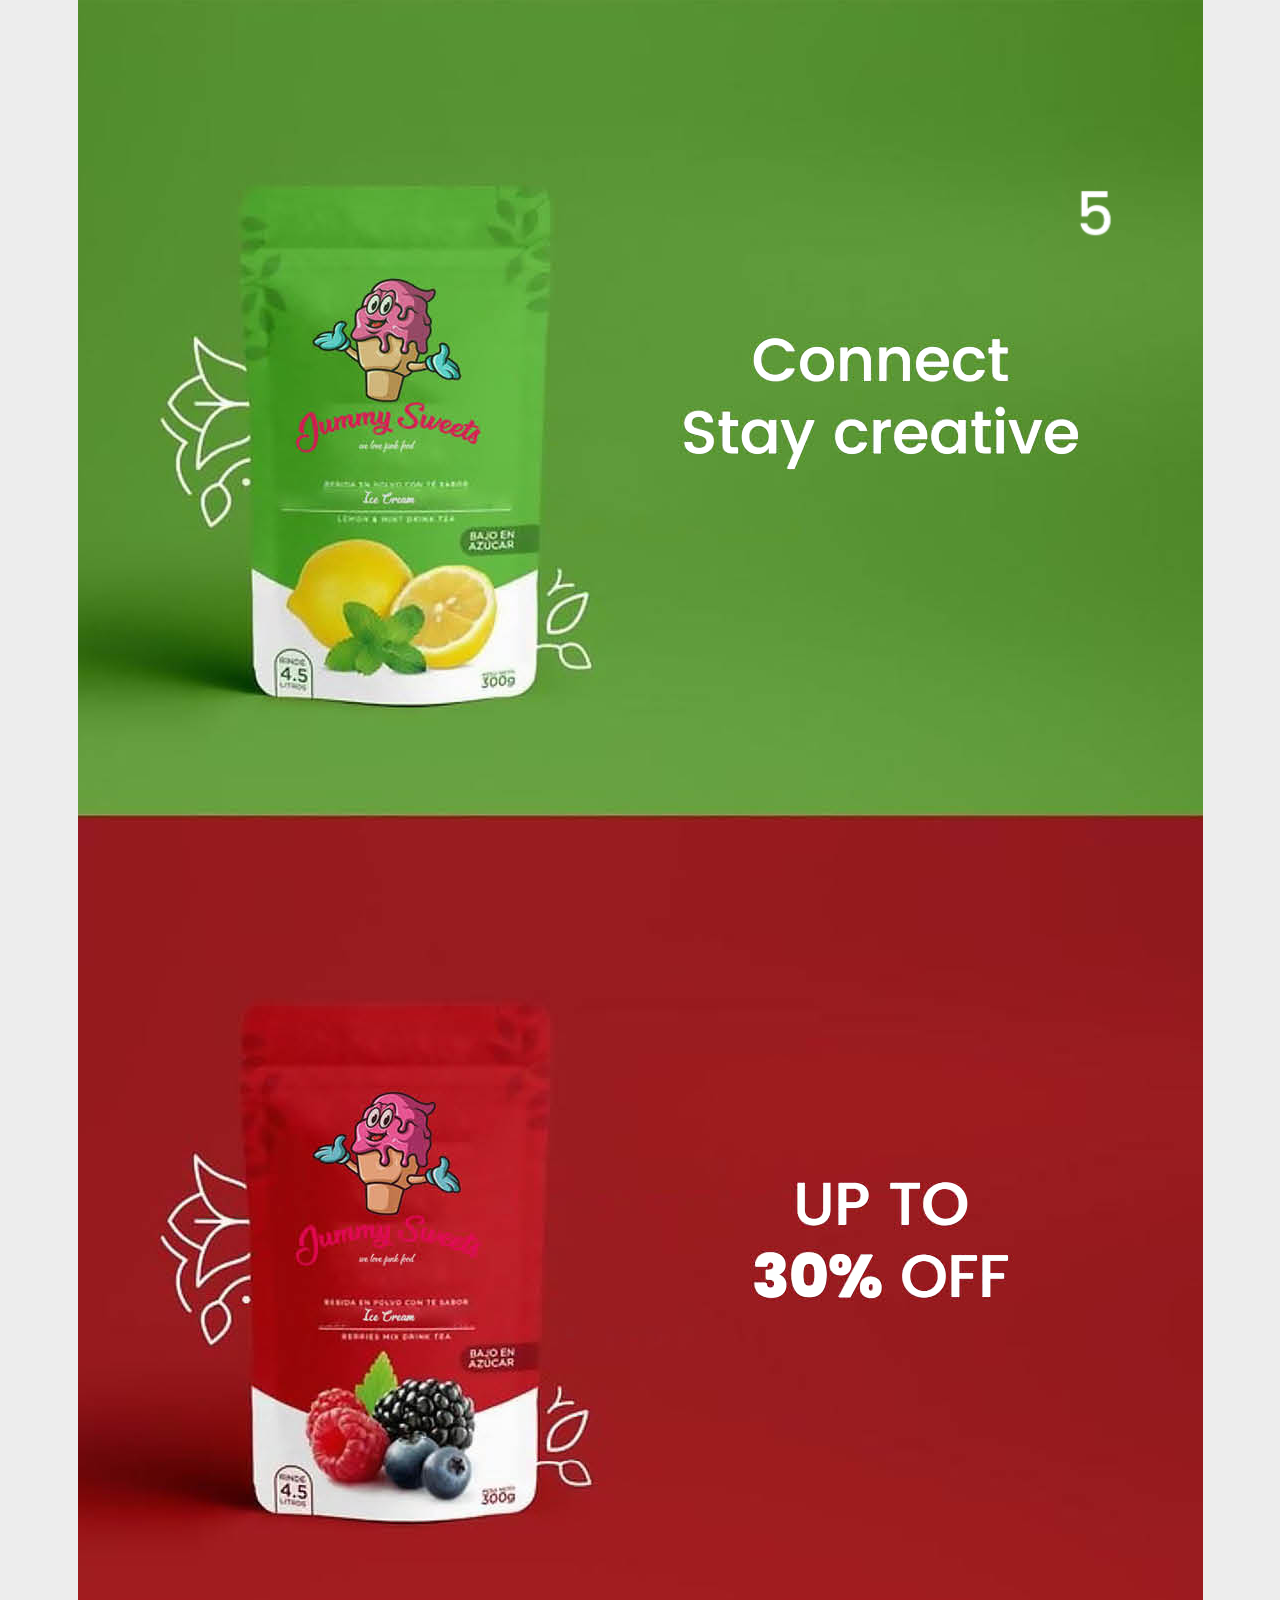
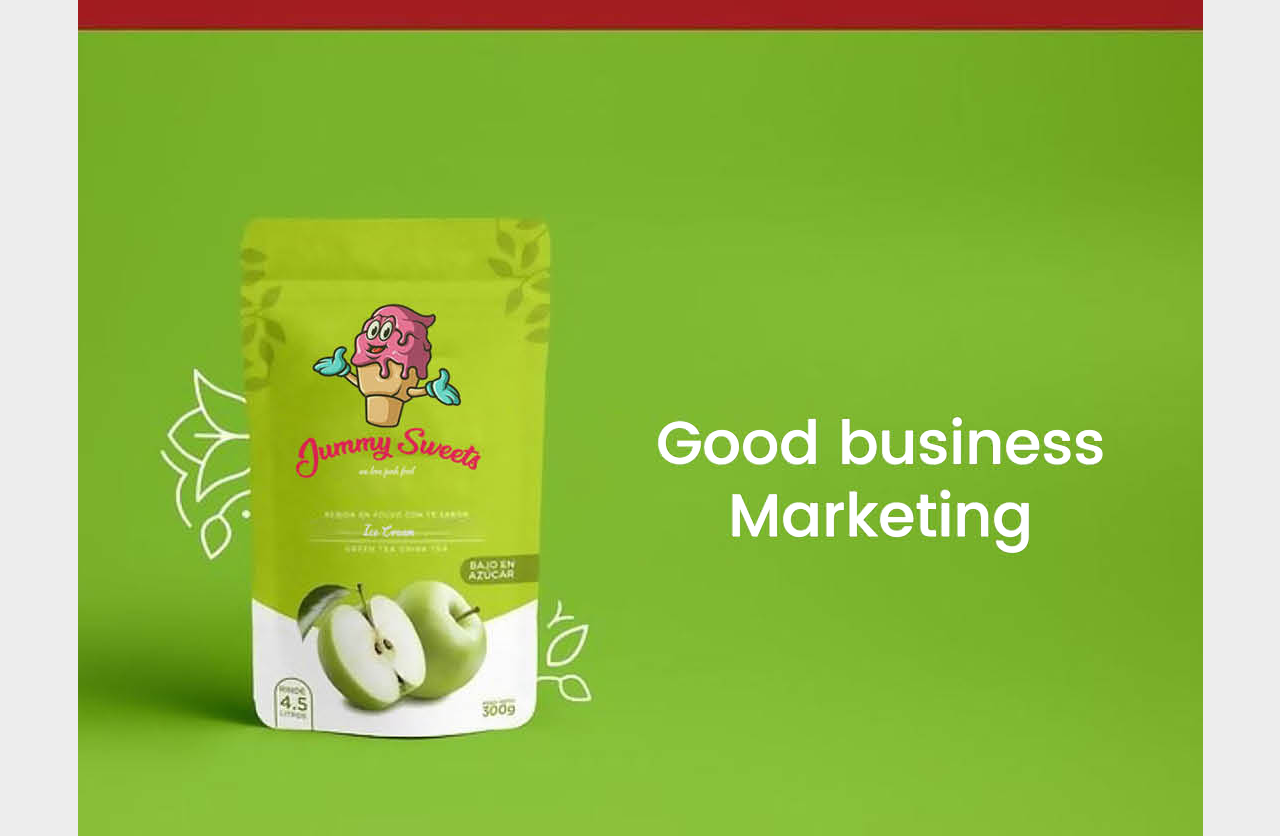
<file: index.html>
<!DOCTYPE html>
<html>
<head>
<meta charset="utf-8">
<meta http-equiv="refresh" content="0; url=0001.html" />
<title>downloads</title>
<meta name="viewport" content="width={$width},minimum-scale=.2">
</head>
<body>
</body>
</html>
</file>
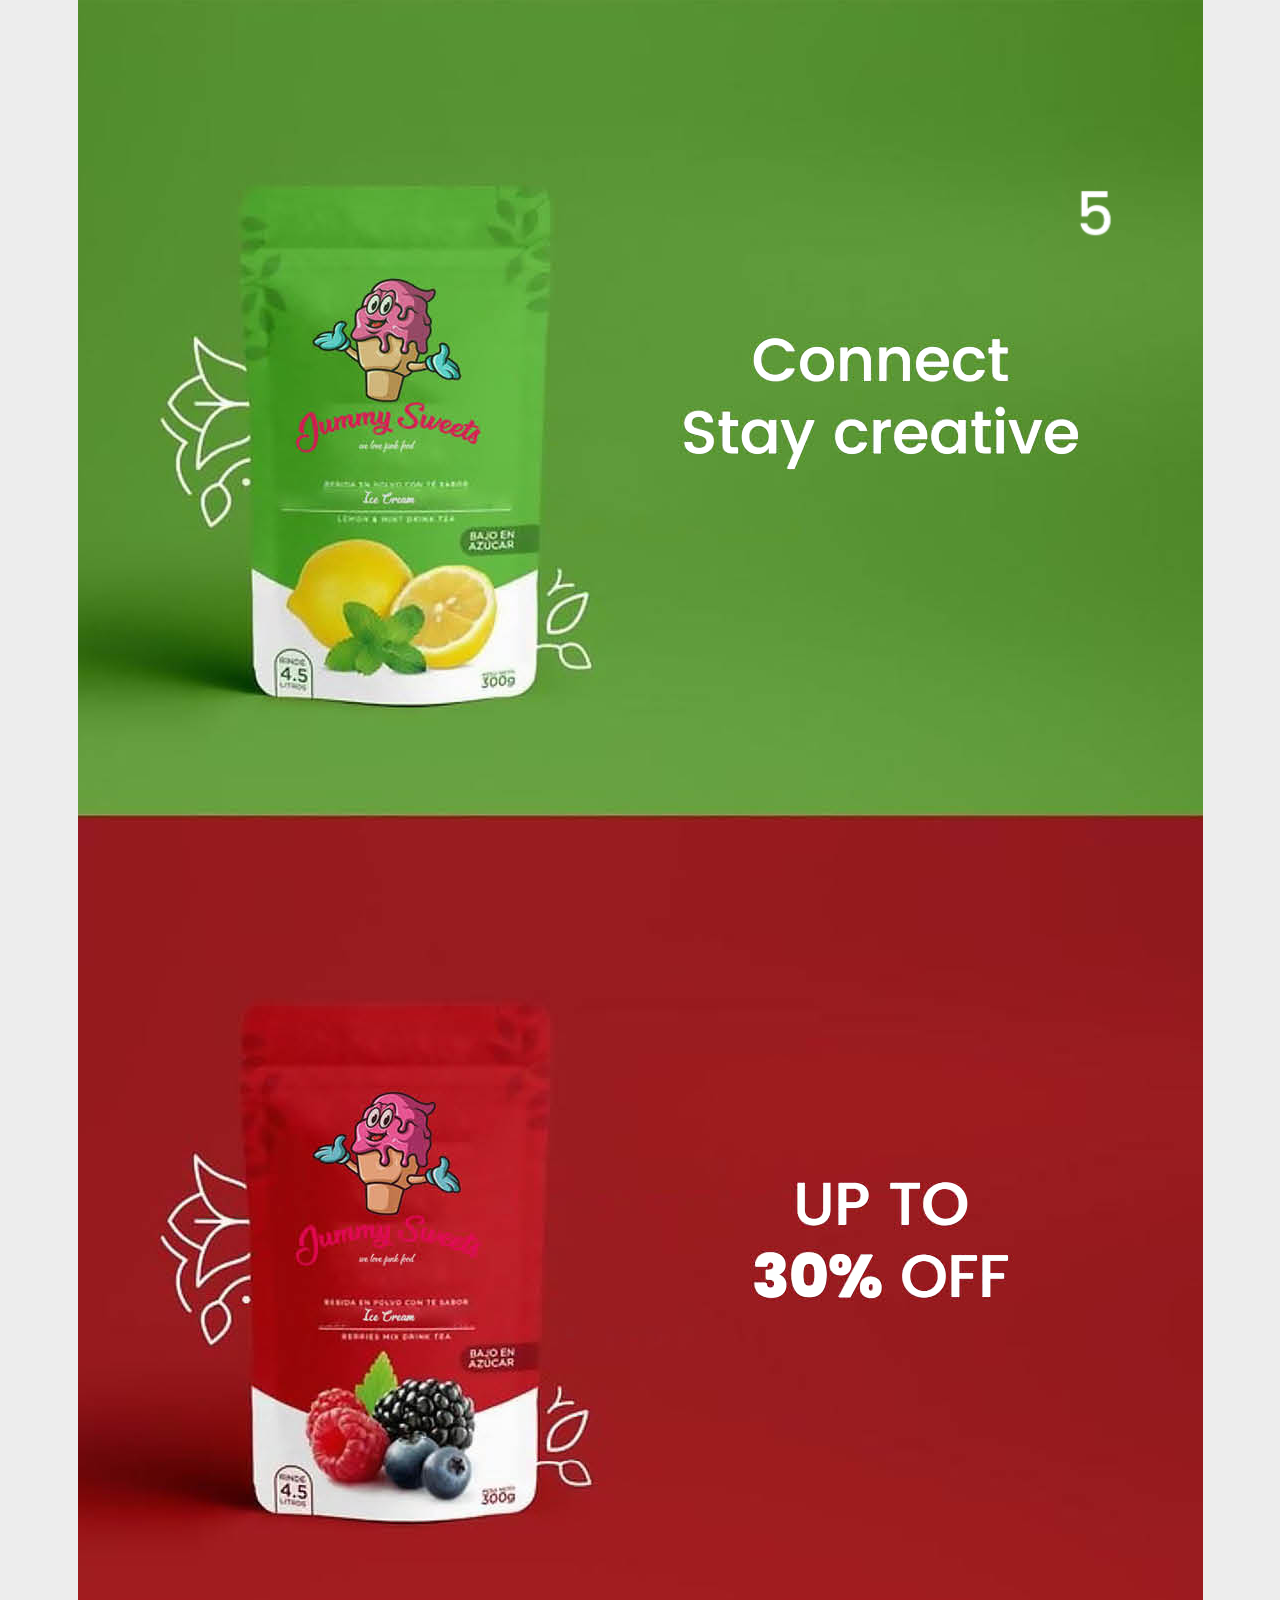
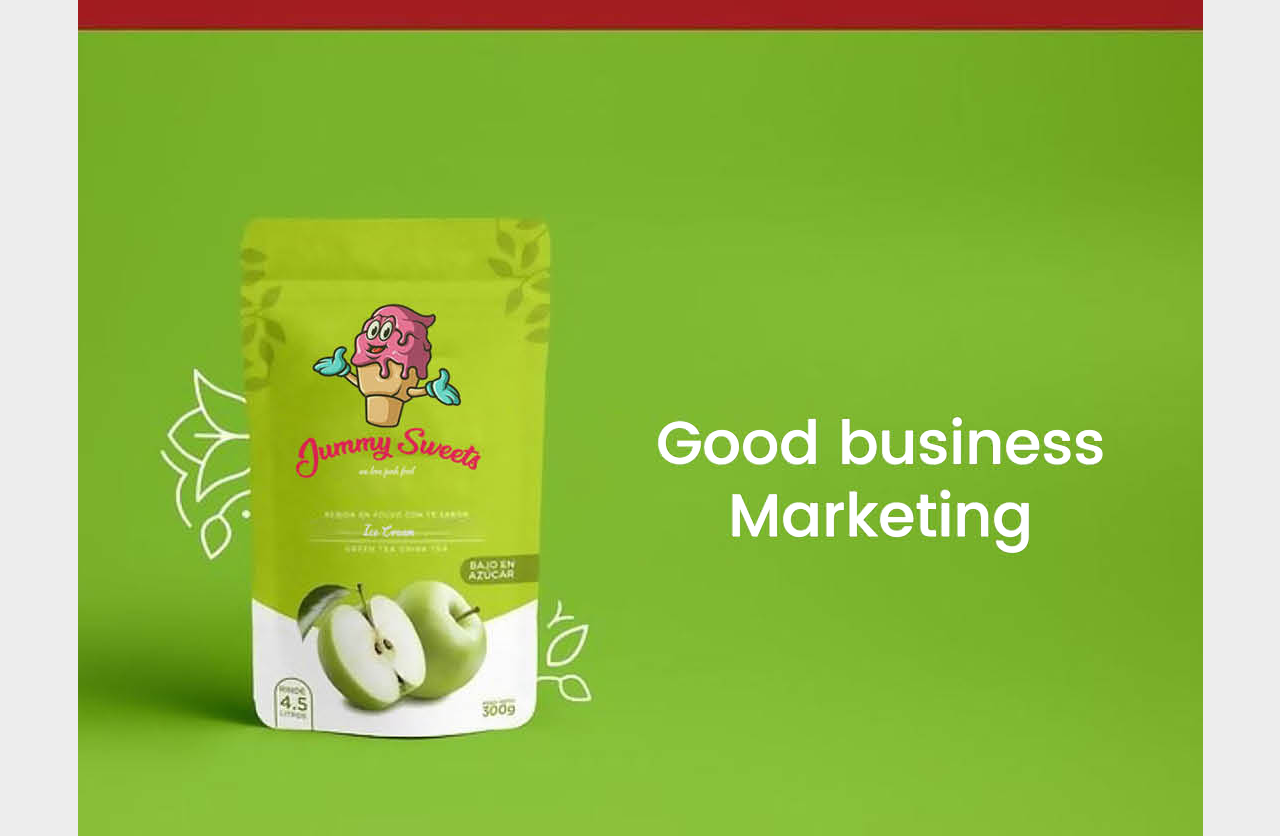
<file: 0001.html>
<!DOCTYPE html>
<html lang="en">
<head>
<meta charset="utf-8">
<title>downloads</title>
<meta name="apple-mobile-web-app-title" content="downloads">
<meta name="generator" content="In5 v3.8.9">
<meta http-equiv="X-UA-Compatible" content="IE=edge,chrome=1">
<meta name="viewport" content="width=1125,minimum-scale=.2">
<script type="text/javascript" src="https://ajax.googleapis.com/ajax/libs/jquery/3.5.1/jquery.min.js"></script>
<script type="text/javascript">window.jQuery || document.write('<script src="assets/js/jquery.min.js"><\/script>')</script>
<script type="text/javascript" src="assets/js/vmouse.min.js"></script>
<script type="text/javascript" src="assets/js/in5.config.js"></script>
<link rel="stylesheet" href="assets/css/pages.css" media="all">
<style media="all and (-ms-high-contrast:none)">*::-ms-backdrop,.svg-img{width:100%;}</style>
</head>
<body>
<!--[if lt IE 10]>
<p class="chromeframe">You are using an <strong>outdated</strong> browser. Please <a href="http://browsehappy.com/">upgrade your browser</a> or <a href="http://www.google.com/chromeframe/?redirect=true">activate Google Chrome Frame</a> to improve your experience.</p>
<![endif]-->
<div id="container-wrap">
<div id="container">
<div class="page" data-name="1" style="width:1125px;height:2436px;">
  <div class="page-scale-wrap mq-none mq-default" role="region" data-layout-name="undefined" data-ani-load="go({target:this},[{n:1,id:615,act:'play'},{n:1,id:592,act:'play'},{n:1,id:567,act:'play'},{n:1,id:544,act:'play'},{n:1,link:1,id:521,act:'play'},{n:1,id:441,sn:1,act:'play'},{n:1,link:1,id:287,act:'play'},{n:1,id:312,sn:1,act:'play'},{del:7,n:1,id:418,act:'play'},{del:16,n:1,id:394,act:'play'}], 'pageload');" style="width:1125px;height:2436px;">
    <img src="assets/images/item_279.jpg" alt="Rectangle" id="item279" class="pageItem "/>
    <img src="assets/images/item_287.png" data-ani="flyinfromright-287 1s cubic-bezier(.2,.6,.35,1) 1" data-id="287" id="item287" data-hidestart="1" class="pageItem hidden" alt="CREATIVE IMAGES AND WALLPAPERS" style="width:792px !important;left:167px !important;top:1634px !important;"/><a href="https://pin.it/48Ki3pP" target="_blank">
      <button data-ani="flyinfromright-312 1s cubic-bezier(.2,.6,.35,1) 1" data-id="312" id="item312" data-hidestart="1" class="pageItem has-down has-on hidden" name="downloads 2" aria-label="downloads 2">
        <div class="pageItem state btn-off">
          <div id="item315" alt="Rectangle" class="pageItem ">&nbsp;</div>
          <img src="assets/images/item_318.png" alt="Download" class="pageItem hd" style="top:22px !important;" id="item318"/>
        </div>
        <div class="pageItem state btn-on">
          <div id="item342" alt="Rectangle" class="pageItem ">&nbsp;</div>
          <img src="assets/images/item_344.png" alt="Download" class="pageItem hd" style="top:22px !important;" id="item344"/>
        </div>
        <div class="pageItem state btn-down">
          <div id="item369" alt="Rectangle" class="pageItem ">&nbsp;</div>
          <img src="assets/images/item_371.png" alt="Download" class="pageItem hd" style="top:22px !important;" id="item371"/>
        </div>
      </button>
    </a><div data-ani="appear-394 0.6s linear 1" data-id="394" id="item394" data-hidestart="1" class="pageItem group hidden" alt="&lt;popup2>" style="left:36px !important;top:534px !important;width: 1053px !important;height:920px !important;"><a href="http://iographics.github.io/form" target="_blank">
        <button data-id="396" name="popup art" aria-label="popup art" id="item396" class="pageItem ">
          <div class="pageItem state btn-off">
            <img src="assets/images/item_399.png" alt="Rectangle" id="item399" class="pageItem "/>
          </div>
        </button>
      </a><button data-id="408" name="quit2" data-click-hide="396,408" aria-label="quit2" id="item408" class="pageItem ">
        <div class="pageItem state btn-off">
          <img src="assets/images/item_411.png" alt="Rectangle" id="item411" class="pageItem "/>
        </div>
      </button>
    </div>
    <div data-ani="appear-418 0.6s linear 1" data-id="418" id="item418" data-hidestart="1" class="pageItem group hidden" alt="&lt;popup>" style="left:36px !important;top:534px !important;width: 1053px !important;height:920px !important;"><a href="http://iographics.github.io/form" target="_blank">
        <button data-id="419" name="popup web" aria-label="popup web" id="item419" class="pageItem ">
          <div class="pageItem state btn-off">
            <img src="assets/images/item_422.png" alt="Rectangle" id="item422" class="pageItem "/>
          </div>
        </button>
      </a><button data-id="431" name="quit" data-click-hide="419,431" aria-label="quit" id="item431" class="pageItem ">
        <div class="pageItem state btn-off">
          <img src="assets/images/item_434.png" alt="Rectangle" id="item434" class="pageItem "/>
        </div>
      </button>
    </div>
    <div data-ani="disappear-441 2s linear 1" data-id="441" id="item441" data-hideend="1" alt="&lt;ad>" style="top:-2px !important;width: 1125px !important;height:2438px !important;" class="pageItem group ">
      <img src="assets/images/item_443.jpg" alt="Rectangle" id="item443" class="pageItem "/>
      <img src="assets/images/item_451.png" alt="Connect Stay creative" class="pageItem hd" style="left:563px !important;top:320px !important;" id="item451"/>
      <img src="assets/images/item_474.png" alt="UP TO 30% OFF" class="pageItem hd" style="left:563px !important;top:1164px !important;" id="item474"/>
      <img src="assets/images/item_498.png" alt="Good business Marketing" class="pageItem hd" style="left:563px !important;top:2003px !important;" id="item498"/>
    </div>
    <img src="assets/images/item_521.png" data-ani="appear-521 1s ease-in-out 1" data-id="521" id="item521" data-hidestart="1" class="pageItem hidden" data-hideend="1" alt="1" style="width:101px !important;left:967px !important;top:172px !important;"/>
    <img src="assets/images/item_544.png" data-ani="appear-544 1s ease-in-out 1" data-id="544" id="item544" data-hidestart="1" class="pageItem hidden" data-hideend="1" alt="2" style="width:101px !important;left:967px !important;top:172px !important;"/>
    <div id="item567" class="pageItem fauxgroup hidden" data-ani="appear-567 1s ease-in-out 1" data-id="567" data-hidestart="1" data-hideend="1" alt="&lt;3>">
      <img src="assets/images/item_568.png" alt="3" style="width:101px !important;" id="item568" class="pageItem "/>
    </div>
    <img src="assets/images/item_592.png" data-ani="appear-592 1s ease-in-out 1" data-id="592" id="item592" data-hidestart="1" class="pageItem hidden" data-hideend="1" alt="4" style="width:101px !important;left:967px !important;top:172px !important;"/>
    <img src="assets/images/item_615.png" data-ani="appear-615 1s ease-in-out 1" data-id="615" id="item615" data-hideend="1" alt="5" style="width:101px !important;left:967px !important;top:172px !important;" class="pageItem "/>
  </div>
</div>
</div>
</div>
</body>
</html>
</file>
<file: assets/css/pages.css>
/* 	Begin Modified Meyer Reset */
html, body, div, span, applet, object, iframe, h1, h2, h3, h4, h5, h6, p, blockquote, pre,
a, abbr, acronym, address, big, cite, code, del, dfn, em, img, ins, kbd, q, s, samp,
small, strike, strong, sub, sup, tt, var, b, u, i, center, dl, dt, dd, ol, ul, li,
fieldset, form, label, legend, table, caption, tbody, tfoot, thead, tr, th, td,
article, aside, canvas, details, embed, figure, figcaption, footer, header, hgroup, 
menu, nav, output, ruby, section, summary, time, mark, audio, video {
	margin:0; padding:0; border:0; font-size:100%; font:inherit; vertical-align:baseline;
}
/* HTML5 reset for older browsers */
article, aside, details, figcaption, figure, 
footer, header, hgroup, menu, nav, section {
	display:block;
}
body { line-height:1; letter-spacing:-0.25px; overscroll-behavior:contain;}
#container:not([style*="zoom"]) { -webkit-text-size-adjust:none;}
table { border-collapse:collapse; border-spacing:0; }
th { font-weight:normal; text-align:left; }
ul { list-style-type:none; }
.page ol { list-style-position:outside; margin-left:1em; }
/*.page ol > li, .page  ul > li { text-indent:-1em; padding-left:1em; }*/
.page .singleline li, .page .singleline li { text-indent:inherit; padding:0; }
.page ol > li > *, .page ul > li > * { text-indent:initial; padding-left:initial; }
button { background:transparent;border:none; }
/*General styles*/
html, body, #container-wrap, #container { height:100%; }
#container-wrap { position:absolute; top:0; left:0; }
#container-wrap, #container { min-height:100%; width:100%; background-color:transparent; z-index:0;}
b { font-weight:bold; }
i { font-style:italic; }
a { color:inherit; text-decoration:inherit; }
input,select,textarea { font-size:inherit; }
p:first-child { margin-top:inherit !important; }
*{ outline:none; animation-fill-mode:both !important; -webkit-animation-fill-mode:both !important; }
[data-onclick],[onclick],[onrollover],[data-fixed-action],[aria-details],button,.flipwrap{ cursor:pointer; pointer-events:auto; }

body[class^='scaled-none'],body[class*=' scaled-none']{ overflow:auto; }
body[class^='scaled-width'],body[class*=' scaled-width']{ overflow-x:hidden; }
body[class^='scaled-height'],body[class*=' scaled-height']{ overflow-y:hidden; }
body[class^='scaled-best'],body[class*=' scaled-best']{ overflow:hidden; }
body[class^='scaled-best'][data-page-mode^='c'],body[class*=' scaled-best'][data-page-mode^='c']{ overflow:auto; }
body[class^='scaled-width'][data-page-mode^='csh'],body[class*=' scaled-width'][data-page-mode^='csh']{ overflow-x:auto; }
body[class^='scaled-height'][data-page-mode^='csv'],body[class*=' scaled-height'][data-page-mode^='csv']{ overflow-y:auto; }
body[data-scaled-to='w'] #container{ height:auto; min-height:auto; }
body[data-scaled-to='w'][data-page-mode^='cs'] #container{ position:absolute; }
body[data-scaled-to='w'][data-page-mode^='csv'] .pages { padding:0;}
body.zoomed:not([class*='scaled-']) #container { position:absolute; }
body[class*='scaled-'] .pages.paper-vertical{ margin:0; }
body[class^='zoomed'],body[class*=' zoomed']{ overflow-x:auto;overflow-y:auto; }
body[data-scaled-to] .anythingSlider-in5, body[data-scaled-to] #container > .page {padding:0;margin:0;}
body[data-scaled-to] #in5footer { position:fixed; bottom:0;}
/*body[data-scaled-to] * { -webkit-backface-visibility: hidden; }*/ /*fix blurry imgs*/
html.ios body[class*='scaled-'] #container { position:absolute; top:0; left:0; }
body.tall-page {overflow-y:auto;}
.liquid .page.tall-page {height:auto;}

.paper-vertical:after {
    position:relative;
    content:' ';
    display:block;
    height:50px;
    clear:both;
}
body[data-scaled-to="h"] .paper-vertical:after { display:none; }
body[data-scaled-to='h'] .paper-horizontal { margin:0; }
body[data-scaled-to='h'] .paper-horizontal .page { margin-top:0; }

#in5footer,#demoNote,#loadIndicator{
	min-width:100%;
	color:#fff;
	background:#666;
	font-family:"Trebuchet MS", "Lucida Grande", Helvetica, sans-serif;
	text-align:center;
	font-size:15px;
	box-sizing:border-box; 
	-moz-box-sizing:border-box;
}

#loadIndicator{
	width:100%; padding:6px; position:fixed;
	top:0; left:0; margin:auto;
    box-shadow:0 2px 4px rgba(0, 0, 0, 0.3);
    transition:all 1s ease-in .5s;
    opacity:1; z-index:99;
}
body.loaded #loadIndicator {
	opacity:0;
	transform:translateY(-36px);
	-webkit-transform:translateY(-36px);
	display:none\9;/*old IE*/
}
#loadIndicator img {
	vertical-align:text-bottom; width:18px;
}
html.local #loadIndicator, html.dps #loadIndicator, html.baker #loadIndicator { display:none; }

#in5footer{
	height:26px; line-height:26px; clear:both; position:relative; margin-top:-26px;
}

#demoNote {
    right:0; bottom:0; margin:auto;
    height:96px !important;
    padding:36px 10px;
}

#in5footer a, #demoNote a {
	text-decoration:none; color:#99ccff;
}
svg-img{display:block;position:absolute;}
.win-safari svg-img{width:100%;}
svg-img{width:100%\9;}
.spread-shift { position:absolute; }
.pageItem, svg { position:absolute; top:0; left:0; }
svg { overflow:visible; }
.pageItem {
	display:block;
	width:auto !important; height:auto !important;
	box-sizing:border-box; 
	-moz-box-sizing:border-box;
	-webkit-tap-highlight-color:transparent;
	padding:0;
}
.pageItem.hd/*, .pageItem img.hd*/  {
	-ms-transform:scale(.5);
    -ms-transform-origin:0 0 0;
    -webkit-transform:scale(.5);
    -webkit-transform-origin:0 0 0;
    transform:scale(.5);
    transform-origin:0 0 0;
}
@media screen and (-webkit-min-device-pixel-ratio:0) and (min-resolution:.001dpcm) {
    .pageItem { image-rendering: -webkit-optimize-contrast; }
}
@media not all and (min-resolution:.001dpcm)
{ @supports (-webkit-appearance:none) and (stroke-color:transparent) {
    .pageItem { image-rendering: optimizeSpeed; }
}}
@-moz-document url-prefix() {
  .pageItem { image-rendering: optimizeQuality; }
}
.svg-wrap { width:inherit !important; height:inherit !important; }
.pageItem p img { vertical-align:text-top; }
.pageItem p input, .pageItem p button {display:inline;}
.pageItem p .hidden, .details {visibility:hidden; }
.pageItem.group[data-ani] { will-change: transform; }
#colorbox .details { visibility:visible; }
.details {max-width:550px;font-size:18px;font-family:sans-serif;padding:0 24px;line-height:150%;left:0;right:0;margin:auto;}
.details p {margin-top:.5em;}
.details h1,.details h2,.details h3,.details h4,.details h5, .details strong {font-weight:bold;margin:.7em 0;}
.details em { font-style:italic; }
.details h1{font-size:150%;} .details h2{font-size:140%;} .details h3{font-size:130%;}
.details a {color:#0099ff;text-decoration:underline}
.details a:hover {text-decoration:none;}
@media (max-device-width:812px){ .details { font-size:32px; } }
html.ios .iframe-container { overflow:auto; -webkit-overflow-scrolling:touch; }
iframe[scrolling="auto"] { overflow:auto; }
iframe[scrolling="yes"] { overflow:scroll; }
iframe[scrolling="no"] { overflow:hidden; }
.page-scale-wrap { transform:translateZ(0); }
.page, .page-scale-wrap {
	position:relative; float:left; overflow:hidden;
}
.pages {
	list-style:none outside none;
	padding:0; margin:0 auto ;
}	
#container > .page { /*center single page baker*/
    position:absolute; bottom:0;
    left:0; right:0; top:0; margin:0 auto;
}
body:not(.zoomed,.responsive) #container/*, .page-scale-wrap*/ {/*desktop scaling transitions*/
	-webkit-transition:-webkit-transform .5s;
	transition:transform .5s;
}
html.multifile body #container { opacity:0; }
html.multifile body.loaded #container {/*do show scaling of multi-page*/
	opacity:1;
	-ms-transition:opacity .1s step-start .1s !important;
	-webkit-transition:opacity .1s step-start .1s !important;
	transition:opacity .1s step-start .1s !important;
}
html.multifile.fade body.loaded #container {
	-ms-transition:opacity .6s !important;
	-webkit-transition:opacity .6s !important;
	transition:opacity .6s !important;
}

.textColumn { float:left; }
.singleline p { line-height:1em !important; position:absolute;width:100%;/*fix webkit display issue*/ }
p.col-break-before::before {
	content:'';
    height:0px; width:100%;
    display:block; margin-bottom:100%;
}
.scroll, .scroll-vert, .scroll-horiz { -webkit-overflow-scrolling:touch; }/*was broken in iOS, turn off if scroll not working*/
.scroll { overflow:auto; }
.scroll-vert { overflow-y:auto; overflow-x:hidden; }
.scroll-horiz { overflow-x:auto; overflow-y:hidden; }
.scroll-vert::-webkit-scrollbar { -webkit-appearance:none; width:7px; } /*add back scrollbar for webkit*/
.scroll-vert::-webkit-scrollbar-thumb { border-radius:4px; background-color:rgba(0,0,0,.5); }
.hidescroll::-webkit-scrollbar { display:none; }
.hidescroll { -ms-overflow-style:none; overflow:-moz-scrollbars-none;/*old FF*/ }
.pulltab-left, .pulltab-left > * {
	-moz-transform:scaleX(-1);
    -webkit-transform:scaleX(-1);
    -o-transform:scaleX(-1);
    transform:scaleX(-1);
}
.pulltab-top, .pulltab-top > * {
	-moz-transform:scaleY(-1);
    -webkit-transform:scaleY(-1);
    -o-transform:scaleY(-1);
    transform:scaleY(-1);
}
object, embed, img, a { outline:0; }
.liquid svg, .liquid .page-scale-wrap { height:100%; width:100%; }
.noPlugin {
	width:100%; height:100%; padding:6px;
	background:#ccc; border:1px solid #666;
}

.paper-vertical, .paper-horizontal { padding:0 8px; }
.flip { 
	overflow:hidden; 
	-webkit-transition:transform 0.3s ease-in-out;
	-ms-transition:transform 0.3s ease-in-out;
	transition:transform 0.3s ease-in-out;
}
.turn-page-wrapper{
	will-change:transform;
}
.turn-page {
	-moz-box-shadow:0px 0px 20px rgba(0,0,0,.7);
	-webkit-box-shadow:0px 0px 20px rgba(0,0,0,.7);
    box-shadow:0px 0px 20px rgba(0,0,0,.7);
}
.turn-page:not(.activePage) .pageItem[data-ani] { /*fix 2x animation*/
  	opacity:0;
  	animation:none !important;
}
.paper-horizontal {
	position:absolute; overflow-y:visible; overflow-x:hidden;
	margin-top:auto; margin-bottom:auto;
    top:0; bottom:0;
}

.paper-vertical .page, .paper-horizontal .page {
	border:1px solid #bbb;	
	margin:4px 4px 4px 0;
	-moz-box-shadow:0px 0px 0px #999;
	-webkit-box-shadow:0px 0px 5px #999;
	box-shadow:0px 0px 5px #999;
}

html[data-dir="rtl"] .paper-horizontal .page { float:right; }

.one-page-scroll .page {
	border:none;
	margin:0;
	-moz-box-shadow:none;
	-webkit-box-shadow:none;
	box-shadow:none;
}

.mejs-mediaelement { overflow:hidden; }
.mejs-container{position:relative;background:none;}
.mejs-none .mejs-overlay-loading, .mejs-none .mejs-overlay-button, .mejs-none .mejs-controls, .mejs-bigplay .mejs-controls {display:none !important;}
.mejs-uncon video { object-fit:fill; }
.mejs-coverfit video { object-fit:cover; }
.mejs-ccsize-large .mejs-captions-layer {font-size:20px;}
.mejs-ccsize-xlarge .mejs-captions-layer {font-size:26px;}
.mejs-video .mejs-controls { transform:translateZ(0); }

.mejs-no-controls { display:none; }
.vid-scaled .mejs-layers, .vid-scaled .mejs-controls {
	-webkit-transform:translateZ(0);
	transform:translateZ(0);
}

.liquid .page, .page.liquid {
	position:absolute; width:100%; height:100%;
	overflow:hidden; display:none;
}

.page.liquid { /*for multi-file*/
    display:block;
}
.liquid .page.activePage {display:block; }
.liquid video {width:100%; height:100%; }
.liquid .slideshow img { object-fit:contain; }

.in5-highlight {
	background:rgba(255,255,0,.6);
	mix-blend-mode:multiply;
	pointer-events:none;
	animation-name:in5-highlight-in,in5-highlight-in;
	animation-direction:normal,reverse;
	animation-delay:3s,3s;
	animation-duration:.5s,1s;
	animation-iteration-count:1,1;
}
@keyframes in5-highlight-in{ from{ opacity:0 } to { opacity: 1} }
.hidden { display:none !important; }
.skip-link-wrap { z-index: 1; position: fixed; }
[data-reader-only="1"]{
	transform: translateY(-100vh) !important;
	z-index:-1;
}
[data-reader-only="1"]:focus, [data-reader-only="1"]:active {
	transform: translateY(0%) !important;
	z-index:1;
}
.mso, .group, .mso > .state { pointer-events:none; }
.mso > .state * { pointer-events: inherit; }
.mso > .state.active * { pointer-events:auto; }
[data-tapstart="1"], [data-useswipe="1"], .group > * { pointer-events:auto; }
.mso > .state { display:block; opacity:0; width:100% !important; height:inherit !important; position:absolute; z-index:-1; }
.liquid .mso > .state { height:100% !important; }
.liquid label > .state {
    width:100% !important;
    height:100% !important;
}
.mso > .state.active, .mso > .state.transition { display:block; opacity:1; z-index:0; }
.mso.slideshow.seq, .panzoom, .fauxgroup { overflow:hidden; }
.panzoom { cursor:move; cursor:-moz-grab; cursor:-webkit-grab; }
.panzoom > .content {
	-ms-transform:none;
    -ms-transform-origin:auto;
    -webkit-transform:none;
    -webkit-transform-origin:auto;
    transform:none;
    transform-origin:auto;
}
.panzoom:not(.dragging) > .content {
	transition:all .3s;
}

button .state {width:100% !important; height:100% !important;}
button .state.btn-on, button .state.btn-down { display:none; }
html:not(.ios) button.has-on:hover .state.btn-on { display:block; }
html:not(.ios) button.has-on:hover .state.btn-off, html:not(.ios) button.has-on:hover .state.btn-down { display:none; }
html:not(.zz) button.has-down .state { pointer-events:none; }
html:not(.zz) button.has-down:active .state.btn-down { display:block; }
html:not(.zz) button.has-down:active .state.btn-off, html:not(.zz) button.has-down:active .state.btn-on { display:none; }

.align-vert { display:table; }
[class^="valign"] {
	position:relative;
	display:table-cell;
	vertical-align:middle;
	columns:inherit;
}
.valign-bottom { vertical-align:bottom; }
[class^="valign"] > p { position:relative; }

.flex-image, .fill-image { background-repeat:no-repeat; }
.flex-image { background-size:contain; background-position:center; }
.fill-image { background-size:cover; }

/*tabs*/
p.tabs, p.tabs > a { 
	display:-webkit-box;
	display:-moz-box;
	display:-ms-flexbox;
	display:-webkit-flex;
	display:flex;
	flex-wrap:wrap;
}
p.tabs > a {
	width:100%;
	width:-moz-available;
	width:-webkit-fill-available;
}
p.tabs span.tabbed-right { 
	-ms-flex-grow:1; 
	-webkit-flex-grow:1; 
	flex-grow:1; 
	text-align:right; 
}
p.tabs span.tabbed-center { 
	-ms-flex-grow:50; 
	-webkit-flex-grow:50; 
	flex-grow:50; 
	text-align:center; 
}
span.tabbed-standard { text-indent:2ex;padding-left:2ex; }
p.no-start-indent { text-indent:0px !important; }

/*anchor object styles*/
.ao-noTextWrap { position:absolute; }
.ao-alignLeft, .ao-leftFullWidth { float:left; position:relative; }
.ao-alignRight, .ao-rightFullWidth { float:right; transform-origin:90% 50%; -webkit-transform:90% 50%; /*fix for anchored animation*/ }
.ao-alignCenter {display:block; margin-left:auto; margin-right:auto;}
.ao-inlineTable { display:block; }
.ao-leftFullWidth { padding-right:100%; }
.ao-rightFullWidth { padding-left:100%; }
.anchorGroup { position:relative; };
div.ao-alignLeft:before, div.ao-leftFullWidth:before { content:''; float:left; display:none; }
div.ao-alignRight:before, div.ao-leftFullRight:before { content:''; float:right; display:none; }
.anchorGroup > .mso, .anchorGroup > .group { position:relative; }

ul.thumbs {
	padding:20px; white-space:nowrap; width:1px;
}

ul.thumbs li { /*Baker index thumbnails*/
    display:inline; list-style-type:none;
    margin:0 4px; outline:none;
    vertical-align:top;
}
ul.thumbs > li img { box-shadow:0 0 4px rgba(0, 0, 0, 0.5); }
.baker audio[controls] {min-width:400px;} /*fix progress bar*/

@media print { 
	#container,.page-scale-wrap{transform:none !important;}
	[class*=" btn-form-"]{display:none;}
}

:-ms-fullscreen .paper-horizontal { width:auto;height:auto;position:initial;margin:auto; }
:-moz-full-screen .paper-horizontal { width:auto;height:auto;position:initial;margin:auto; }
:-webkit-full-screen .paper-horizontal { width:auto;height:auto;position:initial;margin:auto; }

:-ms-fullscreen .paper-vertical .page { display:none; }
:-moz-full-screen .paper-vertical .page { display:none; }
:-webkit-full-screen .paper-vertical .page { display:none; }

:-ms-fullscreen .paper-horizontal .page { display:none; }
:-moz-full-screen .paper-horizontal .page { display:none; }
:-webkit-full-screen .paper-horizontal .page { display:none; }

:-ms-fullscreen .page.activePage { display:block; }
:-moz-full-screen .page.activePage { display:block; }
:-webkit-full-screen .page.activePage { display:block; }

:-webkit-full-screen .hideFS { display:none; }
:-ms-fullscreen .hideFS { display:none; }
:-moz-full-screen .hideFS { display:none; }

/*CSS Generated from InDesign Styles*/

body, #container-wrap { background:#ededed; }
:-webkit-full-screen { background:#ededed; }
#loadIndicator span:after { padding-left:1ex; content:'loading content...'; }
.page-scale-wrap { width:1125px; height:2436px; background: #fff !important; }
.paper-vertical { width:1125px; height:100%; }
.paper-horizontal { width:10px; height:2448px; }
@media all and (max-height:2436px) {
	.paper-horizontal { margin:0;top:0;}
	#container > .page { margin:0 auto;}/*pos top for webkit+baker*/
}
@media all and (max-width:1125px) {
	.paper-vertical .page, .paper-horizontal .page, .anythingSlider-in5 { padding:0;top:0;border:0; }
	.paper-vertical, .paper-horizontal { padding:0; }
}

@keyframes flyinfromright-287 {
	0% {
		transform:translate(307px,0px);
		opacity:0;
	}
	100% {
		transform:translate(0px,0px);
		opacity:1;
	}
}
@-webkit-keyframes flyinfromright-287 {
	0% {
		-webkit-transform:translate(307px,0px);
		opacity:0;
	}
	100% {
		-webkit-transform:translate(0px,0px);
		opacity:1;
	}
}
@keyframes flyinfromright-312 {
	0% {
		transform:translate(307px,0px);
		opacity:0;
	}
	100% {
		transform:translate(0px,0px);
		opacity:1;
	}
}
@-webkit-keyframes flyinfromright-312 {
	0% {
		-webkit-transform:translate(307px,0px);
		opacity:0;
	}
	100% {
		-webkit-transform:translate(0px,0px);
		opacity:1;
	}
}
#item369 {
	width:398px !important;
	height:95px !important;
	border-radius:75px;
	background:#b4144e;
}

#item342 {
	width:398px !important;
	height:95px !important;
	border-radius:75px;
	background:#b4144e;
}

#item315 {
	width:398px !important;
	height:95px !important;
	border-radius:75px;
	background:#ffffff;
}

#item312 {
	width:398px !important;
	height:95px !important;
	left:364px !important;
	top:1931px !important;
}

@keyframes appear-394 {
	0% {opacity:0;}
	57% {opacity:0;}
	64% {opacity:1;}
	100% {opacity:1;}
}
@-webkit-keyframes appear-394 {
	0% {opacity:0;}
	57% {opacity:0;}
	64% {opacity:1;}
	100% {opacity:1;}
}
#item396 {
	width:1053px !important;
	height:920px !important;
}

#item408 {
	width:113px !important;
	height:111px !important;
	left:904px !important;
	top:30px !important;
}

@keyframes appear-418 {
	0% {opacity:0;}
	57% {opacity:0;}
	64% {opacity:1;}
	100% {opacity:1;}
}
@-webkit-keyframes appear-418 {
	0% {opacity:0;}
	57% {opacity:0;}
	64% {opacity:1;}
	100% {opacity:1;}
}
#item419 {
	width:1053px !important;
	height:920px !important;
}

#item431 {
	width:113px !important;
	height:111px !important;
	left:904px !important;
	top:30px !important;
}

@keyframes disappear-441 {
	0% {opacity:1;}
	54% {opacity:1;}
	63% {opacity:0;}
	100% {opacity:0;}
}
@-webkit-keyframes disappear-441 {
	0% {opacity:1;}
	54% {opacity:1;}
	63% {opacity:0;}
	100% {opacity:0;}
}
@keyframes appear-521 {
	0% {opacity:1;}
	50% {opacity:1;}
	63% {opacity:0;}
	100% {opacity:0;}
}
@-webkit-keyframes appear-521 {
	0% {opacity:1;}
	50% {opacity:1;}
	63% {opacity:0;}
	100% {opacity:0;}
}
@keyframes appear-544 {
	0% {opacity:1;}
	50% {opacity:1;}
	63% {opacity:0;}
	100% {opacity:0;}
}
@-webkit-keyframes appear-544 {
	0% {opacity:1;}
	50% {opacity:1;}
	63% {opacity:0;}
	100% {opacity:0;}
}
#item567 {
	width:101px !important;
	height:77px !important;
	left:967px !important;
	top:172px !important;
}

@keyframes appear-567 {
	0% {opacity:1;}
	50% {opacity:1;}
	63% {opacity:0;}
	100% {opacity:0;}
}
@-webkit-keyframes appear-567 {
	0% {opacity:1;}
	50% {opacity:1;}
	63% {opacity:0;}
	100% {opacity:0;}
}
@keyframes appear-592 {
	0% {opacity:1;}
	50% {opacity:1;}
	63% {opacity:0;}
	100% {opacity:0;}
}
@-webkit-keyframes appear-592 {
	0% {opacity:1;}
	50% {opacity:1;}
	63% {opacity:0;}
	100% {opacity:0;}
}
@keyframes appear-615 {
	0% {opacity:1;}
	58% {opacity:1;}
	63% {opacity:0;}
	100% {opacity:0;}
}
@-webkit-keyframes appear-615 {
	0% {opacity:1;}
	58% {opacity:1;}
	63% {opacity:0;}
	100% {opacity:0;}
}
</file>
